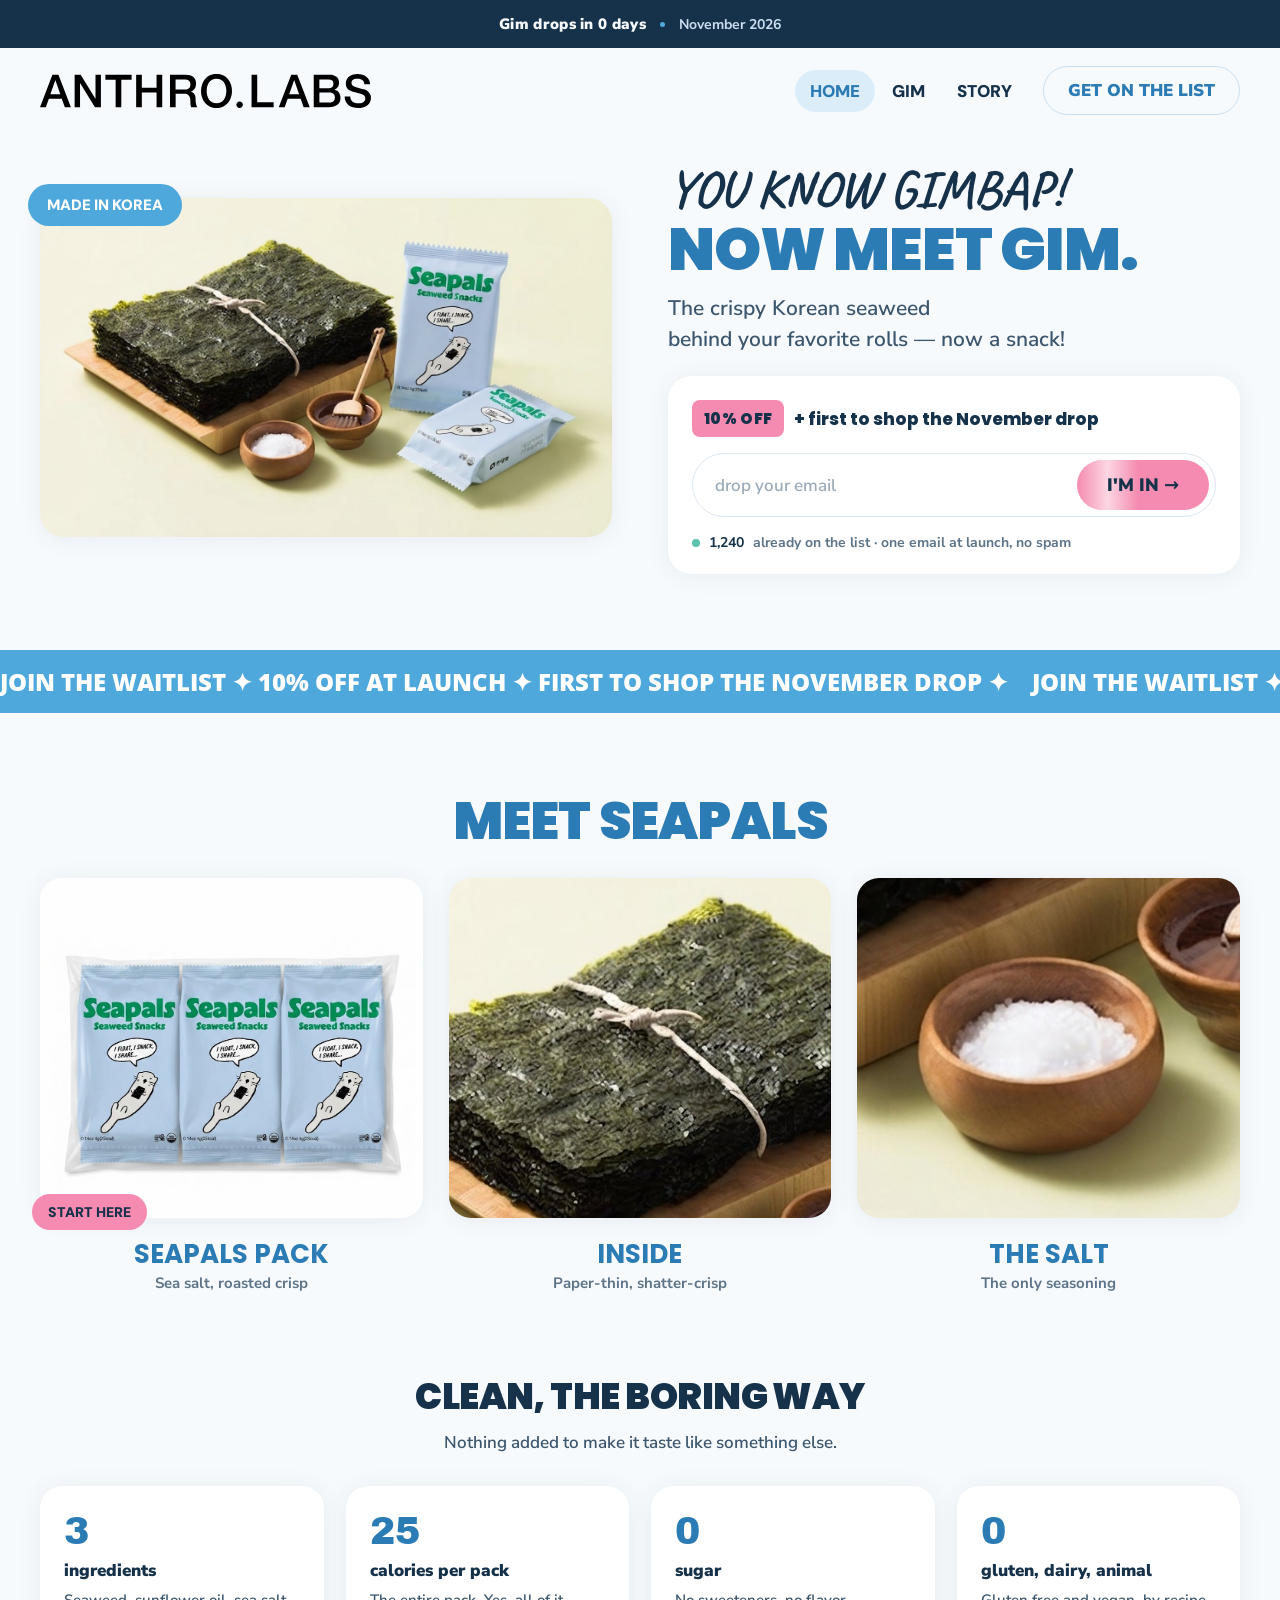
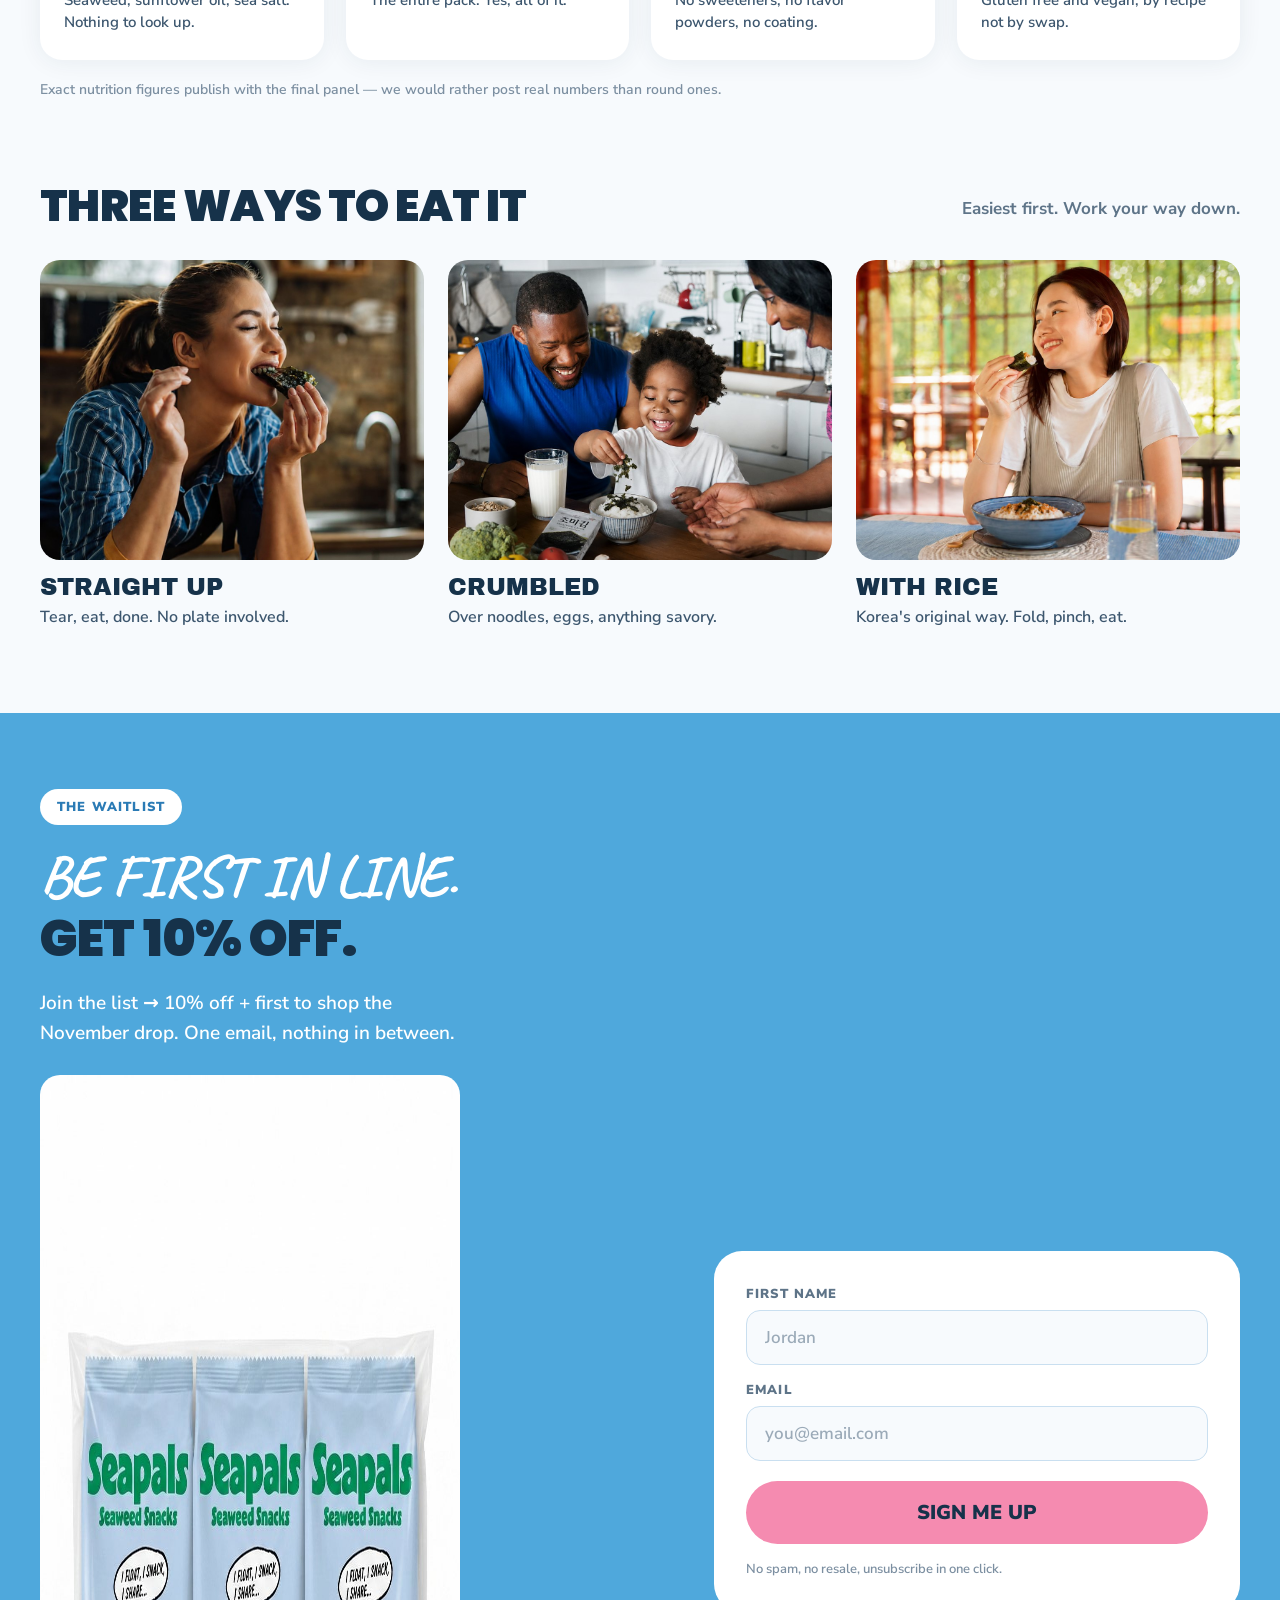
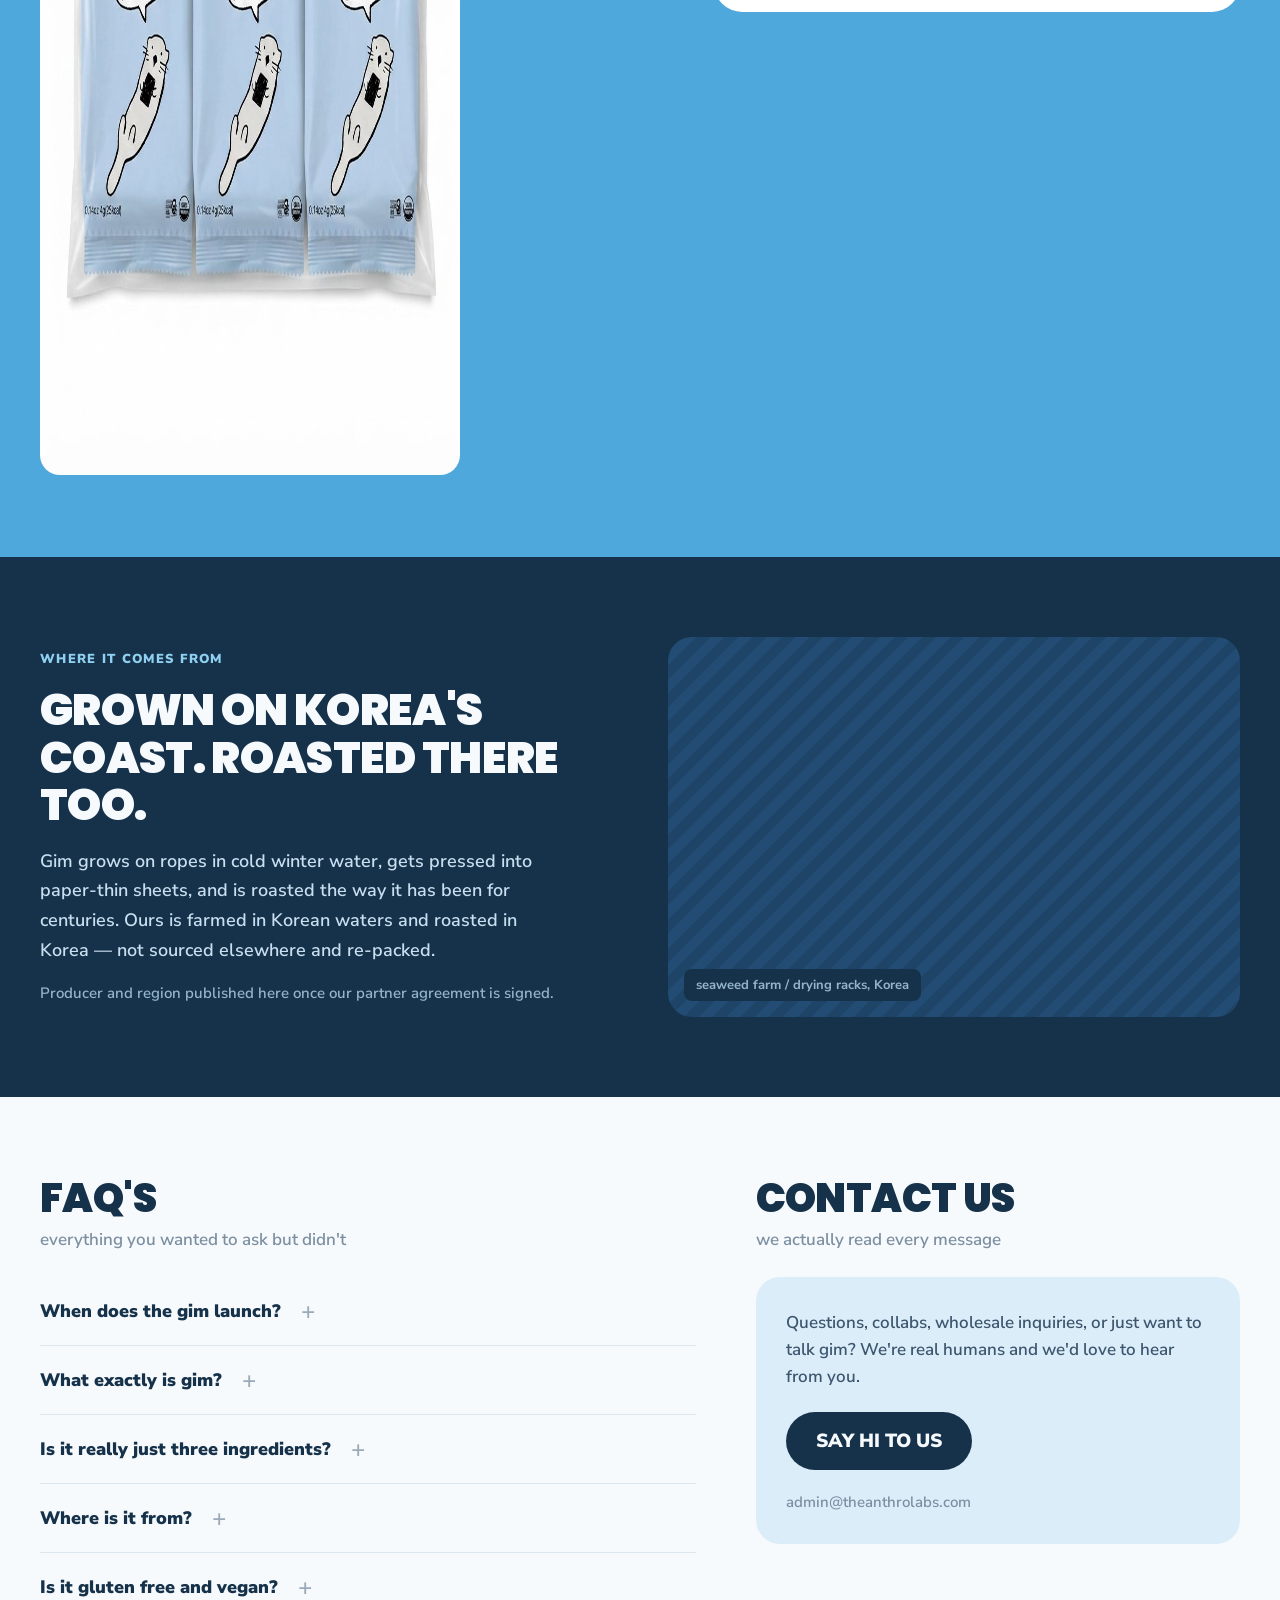
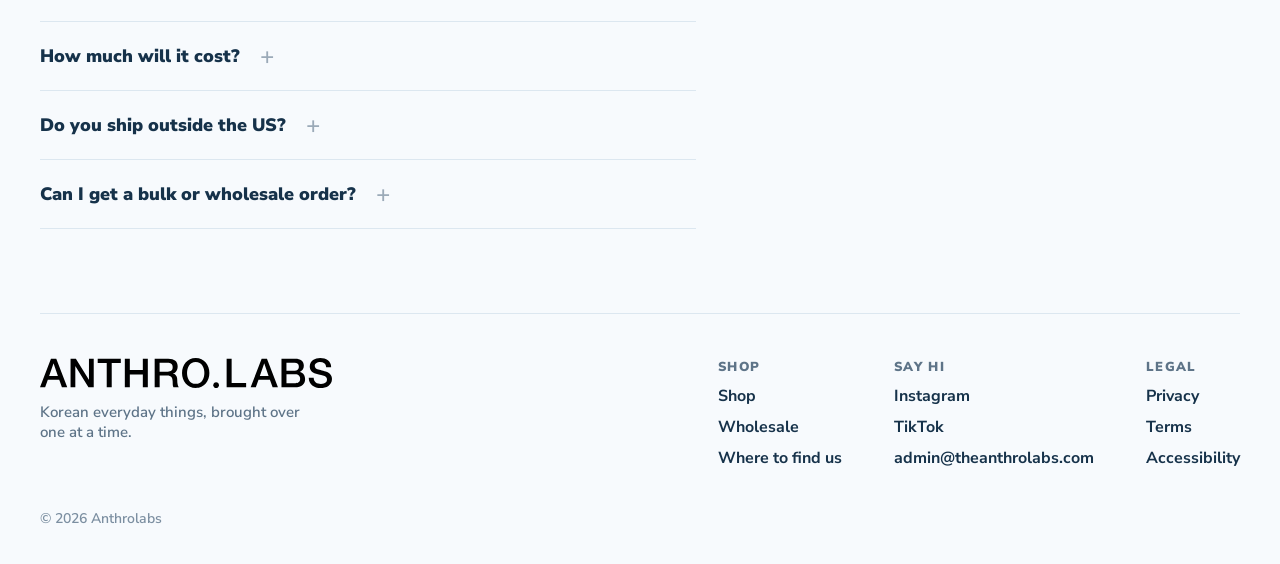
<file: index.html>
<!DOCTYPE html>
<html lang="en">
<head>
  <meta charset="UTF-8" />
  <meta name="viewport" content="width=device-width, initial-scale=1.0" />
  <title>Anthrolabs — You know gimbap. Now meet gim.</title>
  <meta name="description" content="Seapals: real Korean roasted gim, three ingredients, landing in the US November 2026. Join the waitlist for 10% off and first access to the drop." />

  <meta property="og:type" content="website" />
  <meta property="og:title" content="Anthrolabs — You know gimbap. Now meet gim." />
  <meta property="og:description" content="Real Korean roasted gim. Three ingredients. Landing November 2026 — join the waitlist for 10% off." />
  <meta property="og:url" content="https://theanthrolabs.com" />
  <meta property="og:image" content="https://theanthrolabs.com/assets/seapals-ingredients.jpg" />
  <meta name="twitter:card" content="summary_large_image" />

  <link rel="icon" type="image/svg+xml" href="assets/favicon.svg" />
  <link rel="canonical" href="https://theanthrolabs.com" />

  <link rel="preconnect" href="https://fonts.googleapis.com" />
  <link rel="preconnect" href="https://fonts.gstatic.com" crossorigin />
  <link href="https://fonts.googleapis.com/css2?family=Archivo+Black&family=Open+Sans:wght@400;600;700;800&family=Caveat:wght@500;700&family=DM+Sans:wght@400;500;700;900&family=Poppins:wght@400;600;700;800;900&family=Nunito+Sans:ital,opsz,wght@0,6..12,400;0,6..12,600;0,6..12,700;0,6..12,900;1,6..12,700&display=swap" rel="stylesheet" />

  <link rel="stylesheet" href="styles.css" />
</head>
<body>

<!-- ══════════════ ANNOUNCEMENT ══════════════ -->
<div class="announce">
  <span class="announce__main">Gim drops in <span id="days-left">—</span> days</span>
  <span class="announce__dot" aria-hidden="true"></span>
  <span class="announce__sub">November 2026</span>
</div>

<!-- ══════════════ TOP NAV ══════════════ -->
<header class="topbar">
  <a href="#top" class="topbar__logo" data-page-link="home" aria-label="Anthrolabs home">
    <img src="assets/anthrolabs-logo.svg" alt="Anthrolabs" width="5001" height="513" />
  </a>
  <nav class="topbar__nav" aria-label="Primary">
    <button type="button" class="navlink" data-page-link="home">HOME</button>
    <button type="button" class="navlink" data-page-link="gim">GIM</button>
    <button type="button" class="navlink" data-page-link="story">STORY</button>
    <a href="#waitlist" class="navcta">GET ON THE LIST</a>
  </nav>
</header>

<!-- ══════════════ STICKY BAR ══════════════ -->
<div class="stickybar" id="stickybar" hidden>
  <div class="stickybar__left">
    <img src="assets/anthrolabs-logo.svg" alt="Anthrolabs" class="stickybar__logo" width="5001" height="513" />
    <span class="stickybar__copy"><em>10% off</em> + first to shop the November drop</span>
  </div>
  <form class="pill-form" data-waitlist-inline>
    <label class="sr-only" for="sticky-email">Email address</label>
    <input type="email" id="sticky-email" name="email" required placeholder="drop your email" autocomplete="email" data-email-sync />
    <button type="submit">I'M IN →</button>
  </form>
</div>

<main id="top">

<!-- ══════════════════════════════════════════ HOME ══════════════════════════════════════════ -->
<div class="page" data-page="home">

  <section class="hero">
    <div class="hero__media">
      <img src="assets/seapals-ingredients.jpg" alt="Roasted gim sheets, sea salt and sunflower oil beside two Seapals packs" class="hero__img" width="1344" height="796" fetchpriority="high" />
      <span class="floatchip floatchip--sky hero__chip">MADE IN KOREA</span>
    </div>

    <div class="hero__body">
      <div class="hero__headline">
        <h1>
          <span class="hero__script">YOU KNOW GIMBAP!</span>
          <span class="hero__punch">NOW MEET GIM.</span>
        </h1>
        <p class="hero__sub">The crispy Korean seaweed<br />behind your favorite rolls — now a snack!</p>
      </div>

      <!-- form state -->
      <div class="card signup" data-when="idle">
        <div class="signup__badges">
          <span class="tag tag--pink">10% OFF</span>
          <span class="signup__badgetext">+ first to shop the November drop</span>
        </div>
        <form class="pill-form pill-form--lg" data-waitlist-inline>
          <label class="sr-only" for="hero-email">Email address</label>
          <input type="email" id="hero-email" name="email" required placeholder="drop your email" autocomplete="email" data-email-sync />
          <button type="submit" class="btn-sheen"><span class="sheen" aria-hidden="true"></span><span>I'M IN →</span></button>
        </form>
        <p class="signup__note">
          <span class="dot dot--mint" aria-hidden="true"></span>
          <strong id="list-count">1,240</strong> already on the list · one email at launch, no spam
        </p>
      </div>

      <!-- success state -->
      <div class="card success" data-when="done" hidden>
        <div class="success__head">
          <div class="flakes" aria-hidden="true">
            <span style="--fx:-86px; --fy:-62px; --fr:220deg;  background:#16324A; width:9px;  height:5px; animation-delay:40ms;  animation-duration:900ms;"></span>
            <span style="--fx:-38px; --fy:-84px; --fr:-160deg; background:#2B7BB5; width:8px;  height:5px; animation-delay:10ms;  animation-duration:980ms;"></span>
            <span style="--fx:24px;  --fy:-92px; --fr:180deg;  background:#16324A; width:10px; height:6px; animation-delay:70ms;  animation-duration:940ms;"></span>
            <span style="--fx:74px;  --fy:-70px; --fr:-200deg; background:#5AC2AD; width:8px;  height:4px; animation-delay:30ms;  animation-duration:1020ms;"></span>
            <span style="--fx:112px; --fy:-30px; --fr:150deg;  background:#F58BB0; width:9px;  height:5px; animation-delay:90ms;  animation-duration:900ms;"></span>
            <span style="--fx:-108px;--fy:-18px; --fr:-130deg; background:#2B7BB5; width:7px;  height:4px; animation-delay:60ms;  animation-duration:1060ms;"></span>
            <span style="--fx:-62px; --fy:26px;  --fr:240deg;  background:#16324A; width:10px; height:5px; animation-delay:110ms; animation-duration:1000ms;"></span>
            <span style="--fx:56px;  --fy:34px;  --fr:-190deg; background:#5AC2AD; width:8px;  height:5px; animation-delay:130ms; animation-duration:960ms;"></span>
            <span style="--fx:0px;   --fy:44px;  --fr:170deg;  background:#F58BB0; width:9px;  height:4px; animation-delay:100ms; animation-duration:1040ms;"></span>
          </div>
          <div class="success__title">
            <span class="check">✓</span>
            <span class="display display--28">You're in<span data-greet></span>!</span>
          </div>
          <p class="success__pos">You're <strong>#<span id="queue-pos">1,241</span></strong> in line. 10% off is locked in.</p>
        </div>

        <div class="rule"></div>

        <div class="success__referral">
          <p class="referral__hook">I float, I snack,<em> I share…</em></p>
          <p class="referral__body">Every friend who joins moves you up 10 spots. Three friends and your first pack is on us.</p>
          <div class="pill-form pill-form--static">
            <span class="referral__link" data-referral-text>theanthrolabs.com/gim?ref=you</span>
            <button type="button" data-copy-link>Copy</button>
          </div>
          <div class="referral__share">
            <a href="#" target="_blank" rel="noopener" data-share="x">Share on X</a>
            <a href="#" target="_blank" rel="noopener" data-share="whatsapp">WhatsApp</a>
            <a href="#" data-share="sms">Text a friend</a>
          </div>
        </div>
      </div>
    </div>
  </section>

  <div class="marquee marquee--sky">
    <div class="marquee__track">
      <span>JOIN THE WAITLIST ✦ 10% OFF AT LAUNCH ✦ FIRST TO SHOP THE NOVEMBER DROP ✦</span>
      <span>JOIN THE WAITLIST ✦ 10% OFF AT LAUNCH ✦ FIRST TO SHOP THE NOVEMBER DROP ✦</span>
    </div>
  </div>

  <section class="meet">
    <h2 class="meet__title">MEET SEAPALS</h2>
    <div class="meet__grid">
      <figure class="meetcard">
        <div class="meetcard__frame meetcard__frame--pack">
          <img src="assets/seapals-pack.jpg" alt="Seapals pack front" width="1000" height="1000" loading="lazy" />
          <span class="floatchip floatchip--pink meetcard__chip">START HERE</span>
        </div>
        <figcaption>
          <span class="meetcard__name">SEAPALS PACK</span>
          <span class="meetcard__desc">Sea salt, roasted crisp</span>
        </figcaption>
      </figure>
      <figure class="meetcard">
        <img src="assets/gim-stack.jpg" alt="A tied stack of paper-thin roasted gim sheets" class="meetcard__img" width="1100" height="665" loading="lazy" />
        <figcaption>
          <span class="meetcard__name">INSIDE</span>
          <span class="meetcard__desc">Paper-thin, shatter-crisp</span>
        </figcaption>
      </figure>
      <figure class="meetcard">
        <img src="assets/sea-salt.jpg" alt="Coarse sea salt in a wooden bowl" class="meetcard__img" width="900" height="900" loading="lazy" />
        <figcaption>
          <span class="meetcard__name">THE SALT</span>
          <span class="meetcard__desc">The only seasoning</span>
        </figcaption>
      </figure>
    </div>
  </section>

  <section class="clean">
    <header class="clean__head">
      <h2>CLEAN, THE BORING WAY</h2>
      <p>Nothing added to make it taste like something else.</p>
    </header>
    <div class="clean__grid">
      <div class="statcard">
        <span class="statcard__num">3</span>
        <span class="statcard__label">ingredients</span>
        <span class="statcard__desc">Seaweed, sunflower oil, sea salt. Nothing to look up.</span>
      </div>
      <div class="statcard">
        <span class="statcard__num">25</span>
        <span class="statcard__label">calories per pack</span>
        <span class="statcard__desc">The entire pack. Yes, all of it.</span>
      </div>
      <div class="statcard">
        <span class="statcard__num">0</span>
        <span class="statcard__label">sugar</span>
        <span class="statcard__desc">No sweeteners, no flavor powders, no coating.</span>
      </div>
      <div class="statcard">
        <span class="statcard__num">0</span>
        <span class="statcard__label">gluten, dairy, animal</span>
        <span class="statcard__desc">Gluten free and vegan, by recipe not by swap.</span>
      </div>
    </div>
    <p class="clean__fine">Exact nutrition figures publish with the final panel — we would rather post real numbers than round ones.</p>
  </section>

  <section class="ways">
    <header class="ways__head">
      <h2>THREE WAYS TO EAT IT</h2>
      <span>Easiest first. Work your way down.</span>
    </header>
    <div class="ways__grid">
      <article class="way">
        <img src="assets/gim-eating.jpg" alt="Eating a sheet of roasted gim by hand" style="object-position:50% 28%;" width="1000" height="1502" loading="lazy" />
        <h3>STRAIGHT UP</h3>
        <p>Tear, eat, done. No plate involved.</p>
      </article>
      <article class="way">
        <img src="assets/gim-crumbled.jpg" alt="Crumbling roasted gim over a bowl of rice" style="object-position:60% 62%;" width="1300" height="837" loading="lazy" />
        <h3>CRUMBLED</h3>
        <p>Over noodles, eggs, anything savory.</p>
      </article>
      <article class="way">
        <img src="assets/gim-with-rice.jpg" alt="Eating rice wrapped in a sheet of gim" style="object-position:50% 34%;" width="1300" height="865" loading="lazy" />
        <h3>WITH RICE</h3>
        <p>Korea's original way. Fold, pinch, eat.</p>
      </article>
    </div>
  </section>
</div>

<!-- ══════════════════════════════════════════ GIM ══════════════════════════════════════════ -->
<div class="page" data-page="gim" hidden>

  <section class="hero hero--gim">
    <div class="gimframe">
      <img src="assets/gim-dish.jpg" alt="Roasted gim sheets on a white dish" width="740" height="493" loading="lazy" />
      <span class="floatchip floatchip--pink gimframe__chip">SEA SALT</span>
    </div>
    <div class="hero__body">
      <span class="eyebrow eyebrow--pale">SEAPALS · SEAWEED SNACKS</span>
      <h1 class="display display--52">SEA SALT<br /><span class="blue">ROASTED GIM</span></h1>
      <p class="lead">Roasted twice. Salted once. Nothing else.</p>
      <p class="prose">Thin enough to fold over rice, crisp enough to eat on its own. This is the same gim sold in Korean grocery aisles — we did not reformulate it for the American palate.</p>
      <div class="checkrow">
        <span>✓ Real Korean gim</span>
        <span>✓ Nutrient dense</span>
        <span>✓ No sugar</span>
        <span>✓ Gluten free</span>
      </div>

      <div data-when="idle">
        <form class="notify" data-waitlist-inline>
          <label class="sr-only" for="gim-email">Email address</label>
          <input type="email" id="gim-email" name="email" required placeholder="drop your email" autocomplete="email" data-email-sync />
          <button type="submit">NOTIFY ME</button>
        </form>
        <p class="notify__fine">Estimated $9–36 depending on size. Final pricing at launch.</p>
      </div>
      <div class="gimdone" data-when="done" hidden>
        <span class="display display--30">You're in<span data-greet></span>!</span>
        <span class="gimdone__sub">The November email is on its way.</span>
      </div>
    </div>
  </section>

  <div class="marquee marquee--sky">
    <div class="marquee__track marquee__track--26">
      <span>FARMED IN KOREA ✦ ROASTED IN KOREA ✦ PACKED IN KOREA ✦</span>
      <span>FARMED IN KOREA ✦ ROASTED IN KOREA ✦ PACKED IN KOREA ✦</span>
    </div>
  </div>

  <section class="inside">
    <div class="inside__panel">
      <span class="eyebrow eyebrow--onink">WHAT'S INSIDE</span>
      <dl class="inside__list">
        <div><dt>ROASTED GIM</dt><dd>Korean coast</dd></div>
        <div><dt>SUNFLOWER OIL</dt><dd>for the roast</dd></div>
        <div><dt>SEA SALT</dt><dd>the flavor</dd></div>
      </dl>
      <p class="inside__fine">Nutrition and allergen panel goes live with the final spec.</p>
    </div>
    <div class="inside__grid">
      <div class="tile tile--pale"><span>sheets fanned out</span></div>
      <div class="tile tile--pinkpale"><span>folded over rice</span></div>
      <div class="tile tile--grey"><span>pack in a tote bag</span></div>
      <div class="tile tile--sky">
        <span class="display display--28">SHIPS IN NOVEMBER</span>
        <span class="tile__body">One click, two days, done. Link goes live in November.</span>
      </div>
    </div>
  </section>
</div>

<!-- ══════════════════════════════════════════ STORY ══════════════════════════════════════════ -->
<div class="page" data-page="story" hidden>
  <section class="storyhead">
    <span class="eyebrow eyebrow--pale">OUR STORY</span>
    <h1 class="display display--56">WE READ THE LABEL <span class="blue">SO YOU DON'T HAVE TO.</span></h1>
    <p class="prose prose--wide">Anthrolabs is a small house brand. We keep finding Korean everyday things that are quietly better than what's on the shelf here, and we bring them over one at a time. First up: gim.</p>
  </section>
  <div class="storyhero">
    <div class="tile tile--pale tile--tall"><span>founders / sourcing trip photo, full width</span></div>
  </div>
  <section class="storygrid">
    <article class="storycard storycard--white">
      <span class="eyebrow eyebrow--muted">01 / THE RULE</span>
      <span class="display display--28">If we can't explain a line on the label, we don't carry it.</span>
    </article>
    <article class="storycard storycard--pale">
      <span class="eyebrow">02 / SOURCING</span>
      <span class="display display--28">Producers and regions listed here once partners are confirmed.</span>
    </article>
    <article class="storycard storycard--pinkpale">
      <span class="eyebrow eyebrow--rose">03 / WHO WE ARE</span>
      <span class="display display--28">Founder note and photo drop in right here.</span>
    </article>
  </section>
</div>

<!-- ══════════════ WAITLIST (shared) ══════════════ -->
<section class="waitlist" id="waitlist">
  <div class="waitlist__pitch">
    <span class="eyebrow eyebrow--onsky">THE WAITLIST</span>
    <h2 class="waitlist__title">BE FIRST IN LINE.<br /><span>GET 10% OFF.</span></h2>
    <p>Join the list → 10% off + first to shop the November drop. One email, nothing in between.</p>
    <img src="assets/seapals-pack.jpg" alt="Seapals three-pack" class="waitlist__img" width="1000" height="1000" loading="lazy" />
  </div>

  <div class="waitlist__card">
    <!--
      Netlify Forms — auto-detected at deploy from this static markup.
      Submissions land in: Netlify dashboard → Forms → "waitlist".
    -->
    <form class="fullform" data-when="idle"
          name="waitlist" method="POST"
          data-netlify="true" netlify-honeypot="bot-field">
      <input type="hidden" name="form-name" value="waitlist" />
      <p hidden aria-hidden="true">
        <label>Don't fill this out if you're human: <input name="bot-field" /></label>
      </p>
      <label class="field">
        <span class="field__label">FIRST NAME</span>
        <input type="text" name="name" placeholder="Jordan" autocomplete="given-name" data-name-sync />
      </label>
      <label class="field">
        <span class="field__label">EMAIL</span>
        <input type="email" name="email" required placeholder="you@email.com" autocomplete="email" data-email-sync />
      </label>
      <button type="submit" class="fullform__btn">SIGN ME UP</button>
      <span class="fullform__fine">No spam, no resale, unsubscribe in one click.</span>
    </form>

    <div class="fulldone" data-when="done" hidden>
      <span class="tag tag--pale">YOU'RE ON THE LIST</span>
      <span class="display display--40">Nice one<span data-greet></span>!</span>
      <p>We'll email you the second the gim goes live — with your 10% off. Check your inbox for a confirmation.</p>
    </div>

    <p class="formerror" data-form-error role="status" aria-live="polite"></p>
  </div>
</section>

<!-- ══════════════ ORIGIN ══════════════ -->
<section class="origin">
  <div class="origin__text">
    <span class="eyebrow eyebrow--onink">WHERE IT COMES FROM</span>
    <h2>GROWN ON KOREA'S COAST. ROASTED THERE TOO.</h2>
    <p>Gim grows on ropes in cold winter water, gets pressed into paper-thin sheets, and is roasted the way it has been for centuries. Ours is farmed in Korean waters and roasted in Korea — not sourced elsewhere and re-packed.</p>
    <span class="origin__fine">Producer and region published here once our partner agreement is signed.</span>
  </div>
  <div class="origin__media"><span>seaweed farm / drying racks, Korea</span></div>
</section>

<!-- ══════════════ FAQ + CONTACT ══════════════ -->
<section class="tail">
  <div class="tail__faq">
    <h2>FAQ's</h2>
    <span class="tail__sub">everything you wanted to ask but didn't</span>
    <div class="faq">
      <button type="button" class="faq__item" aria-expanded="false">
        <span class="faq__row"><span class="faq__q">When does the gim launch?</span><span class="faq__sign" aria-hidden="true">+</span></span>
        <span class="faq__a">November 2026. The waitlist gets the email the morning it goes live, plus 10% off.</span>
      </button>
      <button type="button" class="faq__item" aria-expanded="false">
        <span class="faq__row"><span class="faq__q">What exactly is gim?</span><span class="faq__sign" aria-hidden="true">+</span></span>
        <span class="faq__a">Gim is Korean roasted seaweed — thin sheets of laver, brushed with oil, roasted crisp and salted. It is an everyday staple in Korea, eaten with rice or straight from the pack.</span>
      </button>
      <button type="button" class="faq__item" aria-expanded="false">
        <span class="faq__row"><span class="faq__q">Is it really just three ingredients?</span><span class="faq__sign" aria-hidden="true">+</span></span>
        <span class="faq__a">Seaweed, sunflower oil and sea salt. No sugar, no sweeteners, no flavor powders.</span>
      </button>
      <button type="button" class="faq__item" aria-expanded="false">
        <span class="faq__row"><span class="faq__q">Where is it from?</span><span class="faq__sign" aria-hidden="true">+</span></span>
        <span class="faq__a">Farmed in Korean coastal waters and roasted in Korea. Producer and region get published once our partner agreement is signed.</span>
      </button>
      <button type="button" class="faq__item" aria-expanded="false">
        <span class="faq__row"><span class="faq__q">Is it gluten free and vegan?</span><span class="faq__sign" aria-hidden="true">+</span></span>
        <span class="faq__a">Yes to both. Final certifications will be printed on the pack and listed here.</span>
      </button>
      <button type="button" class="faq__item" aria-expanded="false">
        <span class="faq__row"><span class="faq__q">How much will it cost?</span><span class="faq__sign" aria-hidden="true">+</span></span>
        <span class="faq__a">Final pricing lands at launch. Waitlist members get 10% off whatever it is.</span>
      </button>
      <button type="button" class="faq__item" aria-expanded="false">
        <span class="faq__row"><span class="faq__q">Do you ship outside the US?</span><span class="faq__sign" aria-hidden="true">+</span></span>
        <span class="faq__a">Not at launch — we are starting in the US. Tell us where you are and we will factor it in.</span>
      </button>
      <button type="button" class="faq__item" aria-expanded="false">
        <span class="faq__row"><span class="faq__q">Can I get a bulk or wholesale order?</span><span class="faq__sign" aria-hidden="true">+</span></span>
        <span class="faq__a">Yes. Email admin@theanthrolabs.com with your store or volume and we will get back to you.</span>
      </button>
    </div>
  </div>

  <div class="tail__contact">
    <h2>Contact Us</h2>
    <span class="tail__sub">we actually read every message</span>
    <div class="contactcard">
      <p>Questions, collabs, wholesale inquiries, or just want to talk gim? We're real humans and we'd love to hear from you.</p>
      <a href="mailto:admin@theanthrolabs.com" class="contactcard__btn">SAY HI TO US</a>
      <span class="contactcard__mail">admin@theanthrolabs.com</span>
    </div>
  </div>
</section>

</main>

<!-- ══════════════ FOOTER ══════════════ -->
<footer class="footer">
  <div class="footer__brand">
    <img src="assets/anthrolabs-logo.svg" alt="Anthrolabs" width="5001" height="513" />
    <span>Korean everyday things, brought over one at a time.</span>
  </div>
  <div class="footer__cols">
    <div class="footer__col">
      <span class="footer__head">SHOP</span>
      <a href="#waitlist">Shop</a>
      <a href="mailto:admin@theanthrolabs.com?subject=Wholesale%20inquiry">Wholesale</a>
      <a href="#waitlist">Where to find us</a>
    </div>
    <div class="footer__col">
      <span class="footer__head">SAY HI</span>
      <a href="#" rel="noopener">Instagram</a>
      <a href="#" rel="noopener">TikTok</a>
      <a href="mailto:admin@theanthrolabs.com">admin@theanthrolabs.com</a>
    </div>
    <div class="footer__col">
      <span class="footer__head">LEGAL</span>
      <a href="#">Privacy</a>
      <a href="#">Terms</a>
      <a href="#">Accessibility</a>
    </div>
  </div>
</footer>
<div class="copyright">© <span id="year">2026</span> Anthrolabs</div>

<script src="script.js"></script>
</body>
</html>
</file>
<file: styles.css>
/* ═══════════════════════════════════════════════════════════
   Anthrolabs — Seapals landing
   Design tokens lifted from the Claude Design source.
   ═══════════════════════════════════════════════════════════ */

:root {
  --bg:        #F7FAFD;
  --ink:       #16324A;
  --blue:      #2B7BB5;
  --sky:       #4FA8DC;
  --pale:      #DCEDFA;
  --pinkpale:  #F6DCE6;
  --line:      #DCE7F0;
  --line2:     #C9DFF0;
  --pink:      #F58BB0;
  --rose:      #C0577F;
  --mint:      #5AC2AD;
  --body:      #3C566E;
  --muted:     #5E7488;
  --faint:     #7C8FA1;
  --ghost:     #9BAAB8;
  --onink:     #8FCFEF;
  --onink2:    #93B4CC;

  --shadow:    0 2px 24px rgba(22, 50, 74, 0.07);
  --gutter:    40px;

  --f-body:    'Nunito Sans', system-ui, -apple-system, sans-serif;
  --f-display: 'Archivo Black', 'Poppins', sans-serif;
  --f-poppins: 'Poppins', sans-serif;
  --f-dm:      'DM Sans', sans-serif;
  --f-caveat:  'Caveat', cursive;
  --f-open:    'Open Sans', sans-serif;
}

* { box-sizing: border-box; }

html { scroll-behavior: smooth; }

body {
  margin: 0;
  background: var(--bg);
  color: var(--ink);
  font-family: var(--f-body);
  overflow-x: hidden;
  -webkit-font-smoothing: antialiased;
}

a { color: var(--ink); text-decoration: none; }
a:hover { color: var(--blue); }

img { max-width: 100%; }

input, button, textarea { font: inherit; color: inherit; }
input::placeholder { color: var(--ghost); }
:where(input, button, a, [tabindex]):focus-visible {
  outline: 3px solid var(--sky);
  outline-offset: 2px;
}

.sr-only {
  position: absolute; width: 1px; height: 1px;
  padding: 0; margin: -1px; overflow: hidden;
  clip: rect(0 0 0 0); white-space: nowrap; border: 0;
}

[hidden] { display: none !important; }

/* ── shared type ─────────────────────────────────────────── */

.display {
  font-family: var(--f-display);
  text-transform: uppercase;
  line-height: 1.08;
  letter-spacing: -0.015em;
  display: block;
}
.display--28 { font-size: clamp(21px, 2.1vw, 28px); line-height: 1.15; }
.display--30 { font-size: clamp(23px, 2.4vw, 30px); }
.display--40 { font-size: clamp(29px, 3.4vw, 40px); }
.display--52 { font-size: clamp(34px, 4.4vw, 52px); line-height: 1.06; }
.display--56 { font-size: clamp(34px, 4.8vw, 56px); line-height: 1.06; }

.blue { color: var(--blue); }

.eyebrow {
  align-self: flex-start;
  padding: 9px 17px;
  border-radius: 999px;
  background: var(--pale);
  color: var(--blue);
  font-weight: 900;
  font-size: 13px;
  letter-spacing: 0.09em;
}
.eyebrow--onink { background: none; padding: 0; color: var(--onink); letter-spacing: 0.1em; }
.eyebrow--onsky { background: #fff; color: var(--blue); }
.eyebrow--muted { background: none; padding: 0; color: var(--muted); letter-spacing: 0.1em; }
.eyebrow--rose  { background: none; padding: 0; color: var(--rose); letter-spacing: 0.1em; }
.storycard .eyebrow { background: none; padding: 0; }

.lead  { margin: 0; font-size: clamp(17px, 1.7vw, 20px); font-weight: 700; color: var(--muted); }
.prose {
  margin: 0;
  font-size: clamp(16px, 1.6vw, 19px);
  font-weight: 600;
  line-height: 1.65;
  max-width: 42ch;
  color: var(--body);
  text-wrap: pretty;
}
.prose--wide { max-width: 58ch; font-size: clamp(17px, 1.7vw, 20px); }

.rule { height: 1.5px; background: #EDF3F9; }

.tag {
  padding: 7px 12px;
  border-radius: 8px;
  font-weight: 900;
  font-size: 15px;
  letter-spacing: 0.02em;
  font-family: var(--f-poppins);
  align-self: flex-start;
}
.tag--pink { background: var(--pink); color: var(--ink); }
.tag--pale {
  background: var(--pale); color: var(--blue);
  font-size: 13px; letter-spacing: 0.08em;
  border-radius: 999px; padding: 8px 16px;
}

.dot { width: 8px; height: 8px; border-radius: 50%; flex: none; display: inline-block; }
.dot--mint { background: var(--mint); }

.card {
  background: #fff;
  border-radius: 24px;
  box-shadow: var(--shadow);
}

/* ── animations ──────────────────────────────────────────── */

@keyframes am-scroll { from { transform: translateX(0); } to { transform: translateX(-50%); } }
@keyframes am-sheen {
  0%   { transform: translateX(-130%) skewX(-18deg); }
  22%  { transform: translateX(230%)  skewX(-18deg); }
  100% { transform: translateX(230%)  skewX(-18deg); }
}
@keyframes am-flake {
  0%   { opacity: 0; transform: translate(0, 0) rotate(0deg) scale(0.4); }
  12%  { opacity: 1; }
  100% { opacity: 0; transform: translate(var(--fx), var(--fy)) rotate(var(--fr)) scale(1); }
}
@keyframes am-checkin {
  0%   { transform: scale(0.6);  opacity: 0; }
  55%  { transform: scale(1.12); opacity: 1; }
  100% { transform: scale(1);    opacity: 1; }
}
@keyframes am-float {
  0%, 100% { transform: rotate(-7deg) translateY(0); }
  50%      { transform: rotate(-7deg) translateY(-9px); }
}

.floatchip {
  position: absolute;
  padding: 11px 19px;
  border-radius: 999px;
  font-weight: 900;
  font-size: 15px;
  font-family: var(--f-dm);
  animation: am-float 6s ease-in-out infinite;
  white-space: nowrap;
  z-index: 2;
}
.floatchip--sky  { background: var(--sky);  color: #fff; }
.floatchip--pink { background: var(--pink); color: var(--ink); }

/* ── announcement bar ────────────────────────────────────── */

.announce {
  background: var(--ink);
  color: var(--bg);
  padding: 14px var(--gutter);
  display: flex;
  align-items: center;
  justify-content: center;
  gap: 14px;
  flex-wrap: wrap;
}
.announce__main { font-weight: 900; font-size: 15px; letter-spacing: 0.02em; }
.announce__dot  { width: 5px; height: 5px; border-radius: 50%; background: var(--sky); }
.announce__sub  { font-weight: 700; font-size: 14px; color: var(--line2); }

/* ── top nav ─────────────────────────────────────────────── */

.topbar {
  position: sticky;
  top: 0;
  z-index: 30;
  background: var(--bg);
  padding: 18px var(--gutter);
  display: flex;
  align-items: center;
  justify-content: space-between;
  gap: 24px;
}
.topbar__logo img { height: 34px; width: auto; display: block; color: var(--mint); }
.topbar__nav { display: flex; align-items: center; gap: 2px; }

.navlink {
  background: none;
  border: 0;
  cursor: pointer;
  padding: 10px 15px;
  border-radius: 999px;
  font-weight: 900;
  font-size: 17px;
  font-family: var(--f-dm);
  color: var(--ink);
  transition: background 140ms ease;
}
.navlink:hover { background: var(--pale); }
.navlink[aria-current="page"] { background: var(--pale); color: var(--blue); }

.navcta {
  margin-left: 14px;
  padding: 12px 24px;
  border-radius: 999px;
  border: 1.5px solid var(--line2);
  color: var(--blue);
  font-weight: 900;
  font-size: 17px;
  transition: background 140ms ease, color 140ms ease;
}
.navcta:hover { background: var(--pale); color: var(--ink); }

/* ── sticky email bar ────────────────────────────────────── */

.stickybar {
  position: fixed;
  inset: 0 0 auto 0;
  z-index: 60;
  background: #fff;
  box-shadow: 0 2px 18px rgba(22, 50, 74, 0.12);
  padding: 12px var(--gutter);
  display: flex;
  align-items: center;
  justify-content: space-between;
  gap: 24px;
}
.stickybar__left { display: flex; align-items: center; gap: 24px; min-width: 0; }
.stickybar__logo { height: 20px; width: auto; display: block; flex: none; color: var(--mint); }
.stickybar__copy {
  font-size: 15px; font-weight: 800; color: var(--ink);
  white-space: nowrap; overflow: hidden; text-overflow: ellipsis;
}
.stickybar__copy em { color: var(--rose); font-style: normal; }
.stickybar .pill-form { flex: none; width: 420px; max-width: 46vw; }

/* ── pill form (email + button) ──────────────────────────── */

.pill-form {
  display: flex;
  align-items: center;
  gap: 8px;
  padding: 5px;
  border: 1.5px solid var(--line);
  border-radius: 999px;
  background: #fff;
}
.pill-form input {
  flex: 1;
  min-width: 0;
  height: 42px;
  padding: 0 14px;
  border: 0;
  background: transparent;
  font-size: 16px;
  font-weight: 600;
}
.pill-form button {
  position: relative;
  overflow: hidden;
  height: 42px;
  padding: 0 26px;
  border: 0;
  border-radius: 999px;
  background: var(--pink);
  color: var(--ink);
  font-weight: 900;
  font-size: 16px;
  cursor: pointer;
  white-space: nowrap;
  transition: transform 140ms cubic-bezier(.34, 1.56, .64, 1), box-shadow 160ms ease, background 160ms ease;
}
.pill-form button:hover  { transform: translateY(-2px); box-shadow: 0 8px 18px rgba(245, 139, 176, 0.45); }
.pill-form button:active { transform: scale(0.96); }
.pill-form button[disabled] { opacity: 0.6; cursor: progress; transform: none; box-shadow: none; }

.pill-form--lg { padding: 6px; }
.pill-form--lg input  { height: 50px; padding: 0 16px; font-size: 17px; }
.pill-form--lg button { height: 50px; padding: 0 30px; font-size: 18px; }

.pill-form--static { background: var(--bg); padding: 6px; }
.pill-form--static button { height: 44px; padding: 0 24px; }
.pill-form--static button:hover { background: var(--ink); color: #fff; transform: none; box-shadow: none; }

.sheen {
  position: absolute;
  top: 0; left: 0;
  width: 46%; height: 100%;
  background: linear-gradient(90deg, rgba(255,255,255,0) 0%, rgba(255,255,255,0.65) 50%, rgba(255,255,255,0) 100%);
  animation: am-sheen 4.6s ease-in-out infinite;
  pointer-events: none;
}
.btn-sheen > span:last-child { position: relative; }

/* ── hero ────────────────────────────────────────────────── */

.hero {
  padding: 28px var(--gutter) 76px;
  display: grid;
  grid-template-columns: 1fr 1fr;
  gap: 56px;
  align-items: center;
}
.hero__media { position: relative; }
.hero__img {
  width: 100%;
  height: auto;
  aspect-ratio: 1344 / 796;
  object-fit: cover;
  border-radius: 24px;
  box-shadow: var(--shadow);
  display: block;
}
.hero__chip { top: -14px; left: -12px; }

.hero__body { display: flex; flex-direction: column; gap: 22px; align-items: flex-start; }
.hero__headline { display: flex; flex-direction: column; gap: 12px; }

.hero h1 { margin: 0; display: flex; flex-direction: column; }
.hero__script {
  font-family: var(--f-caveat);
  font-weight: 700;
  font-size: clamp(36px, 4.4vw, 52px);
  line-height: 1.1;
  text-transform: uppercase;
  color: var(--ink);
}
.hero__punch {
  font-family: var(--f-poppins);
  font-weight: 900;
  font-size: clamp(38px, 5vw, 60px);
  line-height: 1.05;
  letter-spacing: -0.02em;
  text-transform: uppercase;
  color: var(--blue);
}
.hero__sub {
  margin: 0;
  font-size: clamp(17px, 1.8vw, 21px);
  font-weight: 600;
  line-height: 1.45;
  color: var(--body);
  max-width: 34ch;
}

.signup { padding: 24px 24px 22px; display: flex; flex-direction: column; gap: 16px; width: 100%; }
.signup__badges { display: flex; align-items: center; gap: 10px; flex-wrap: wrap; }
.signup__badgetext { font-size: 17px; font-weight: 800; font-family: var(--f-poppins); }
.signup__note {
  margin: 0;
  display: flex; align-items: center; gap: 9px;
  font-size: 14px; font-weight: 700; color: var(--muted);
}
.signup__note strong { color: var(--ink); }

/* ── success card ────────────────────────────────────────── */

.success { padding: 28px 26px; display: flex; flex-direction: column; gap: 18px; width: 100%; }
.success__head { position: relative; display: flex; flex-direction: column; gap: 6px; }
.success__title { display: flex; align-items: center; gap: 12px; }
.success__pos { margin: 0; font-size: 16px; font-weight: 600; color: var(--body); }
.success__pos strong { color: var(--ink); }

.check {
  width: 34px; height: 34px; border-radius: 50%;
  background: var(--mint); color: #0E3A33;
  display: flex; align-items: center; justify-content: center;
  font-weight: 900; font-size: 19px; flex: none;
  animation: am-checkin 420ms cubic-bezier(.34, 1.56, .64, 1) both;
}

.flakes { position: absolute; top: 14px; left: 96px; width: 0; height: 0; pointer-events: none; }
.flakes span {
  position: absolute;
  border-radius: 1px;
  animation-name: am-flake;
  animation-timing-function: ease-out;
  animation-fill-mode: both;
}

.success__referral { display: flex; flex-direction: column; gap: 12px; }
.referral__hook { margin: 0; font-size: 17px; font-weight: 900; }
.referral__hook em { color: var(--rose); font-style: normal; }
.referral__body { margin: 0; font-size: 15px; font-weight: 600; line-height: 1.5; color: var(--body); }
.referral__link {
  flex: 1; min-width: 0; padding: 0 16px;
  font-size: 15px; font-weight: 700; color: var(--muted);
  white-space: nowrap; overflow: hidden; text-overflow: ellipsis;
}
.referral__share { display: flex; gap: 9px; flex-wrap: wrap; }
.referral__share a {
  padding: 11px 20px;
  border-radius: 999px;
  border: 1.5px solid var(--line);
  font-size: 15px; font-weight: 800;
  transition: background 140ms ease;
}
.referral__share a:hover { background: var(--pale); color: var(--ink); }

/* ── marquee ─────────────────────────────────────────────── */

.marquee {
  background: var(--sky);
  color: #fff;
  padding: 15px 0;
  overflow: hidden;
  white-space: nowrap;
}
.marquee__track {
  display: inline-flex;
  font-family: var(--f-open);
  font-weight: 800;
  text-transform: uppercase;
  font-size: clamp(17px, 2vw, 24px);
  animation: am-scroll 28s linear infinite;
}
.marquee__track--26 { animation-duration: 26s; font-family: var(--f-display); font-weight: 400; }
.marquee__track span { padding-right: 24px; white-space: nowrap; }

/* ── MEET SEAPALS ────────────────────────────────────────── */

.meet { padding: 80px var(--gutter) 0; }
.meet__title {
  margin: 0 0 30px;
  font-family: var(--f-poppins);
  font-weight: 900;
  text-transform: uppercase;
  font-size: clamp(34px, 4.4vw, 52px);
  line-height: 1.06;
  letter-spacing: -0.015em;
  color: var(--blue);
  text-align: center;
}
.meet__grid {
  display: grid;
  grid-template-columns: repeat(3, 1fr);
  gap: 26px;
  padding-bottom: 84px;
}
.meetcard { margin: 0; display: flex; flex-direction: column; gap: 16px; }
.meetcard__frame {
  border-radius: 22px;
  background: #fff;
  box-shadow: var(--shadow);
  height: 340px;
  position: relative;
  display: flex;
  align-items: center;
  justify-content: center;
}
.meetcard__frame img {
  width: 100%; height: 100%;
  object-fit: cover; object-position: 50% 50%;
  display: block; border-radius: 22px;
}
.meetcard__chip { bottom: -12px; left: -8px; padding: 9px 16px; font-size: 14px; }
.meetcard__img {
  border-radius: 22px;
  box-shadow: var(--shadow);
  height: 340px;
  width: 100%;
  object-fit: cover;
  display: block;
}
.meetcard figcaption {
  text-align: center;
  display: flex; flex-direction: column; gap: 5px;
  padding-top: 6px;
}
.meetcard__name {
  font-family: var(--f-poppins);
  font-weight: 700;
  text-transform: uppercase;
  font-size: clamp(20px, 2.2vw, 26px);
  line-height: 1.08;
  color: var(--blue);
}
.meetcard__desc { font-size: 15px; font-weight: 700; color: var(--muted); }

/* ── CLEAN, THE BORING WAY ───────────────────────────────── */

.clean { padding: 0 var(--gutter) 84px; }
.clean__head {
  display: flex; flex-direction: column; align-items: center;
  gap: 12px; text-align: center; margin-bottom: 30px;
}
.clean__head h2 {
  margin: 0;
  font-family: var(--f-poppins);
  font-weight: 900;
  text-transform: uppercase;
  font-size: clamp(26px, 3.2vw, 36px);
  line-height: 1.1;
  letter-spacing: -0.015em;
  max-width: 26ch;
}
.clean__head p {
  margin: 0;
  font-size: 17px; font-weight: 600; line-height: 1.6;
  max-width: 52ch; color: var(--body); text-wrap: pretty;
}
.clean__grid { display: grid; grid-template-columns: repeat(4, 1fr); gap: 22px; }
.statcard {
  background: #fff;
  border-radius: 22px;
  box-shadow: var(--shadow);
  padding: 26px 24px;
  display: flex; flex-direction: column; gap: 7px;
}
.statcard__num   { font-family: var(--f-display); font-size: 38px; line-height: 1.05; color: var(--blue); }
.statcard__label { font-size: 17px; font-weight: 900; }
.statcard__desc  { font-size: 15px; font-weight: 600; line-height: 1.5; color: var(--body); }
.clean__fine {
  display: block; margin: 20px 0 0;
  font-size: 14px; font-weight: 600; color: var(--faint);
}

/* ── THREE WAYS TO EAT IT ────────────────────────────────── */

.ways { padding: 0 var(--gutter) 84px; }
.ways__head {
  display: flex; align-items: flex-end; justify-content: space-between;
  gap: 20px; margin-bottom: 30px; flex-wrap: wrap;
}
.ways__head h2 {
  margin: 0;
  font-family: var(--f-poppins);
  font-weight: 900;
  text-transform: uppercase;
  font-size: clamp(28px, 3.8vw, 44px);
  line-height: 1.06;
  letter-spacing: -0.015em;
}
.ways__head span { font-size: 17px; font-weight: 700; color: var(--muted); padding-bottom: 10px; }
.ways__grid { display: grid; grid-template-columns: repeat(3, 1fr); gap: 24px; }
.way img {
  height: 300px; width: 100%;
  border-radius: 20px; object-fit: cover;
  display: block; margin-bottom: 14px;
}
.way h3 {
  margin: 0;
  font-family: var(--f-display);
  font-weight: 400;
  text-transform: uppercase;
  font-size: clamp(19px, 2.1vw, 24px);
  line-height: 1.1;
}
.way p { margin: 5px 0 0; font-size: 16px; font-weight: 600; line-height: 1.5; color: var(--body); }

/* ── GIM page ────────────────────────────────────────────── */

.gimframe {
  border-radius: 28px;
  background: var(--pale);
  padding: 34px;
  min-height: 540px;
  display: flex; align-items: center; justify-content: center;
  position: relative;
}
.gimframe img { width: 100%; height: 440px; border-radius: 14px; object-fit: cover; display: block; }
.gimframe__chip { bottom: -14px; left: -10px; }

.checkrow { display: flex; flex-wrap: wrap; gap: 9px; }
.checkrow span {
  padding: 9px 15px;
  border-radius: 999px;
  background: #fff;
  border: 1.5px solid var(--line2);
  font-size: 14px; font-weight: 700; color: var(--blue);
}

.notify { display: flex; gap: 12px; padding-top: 6px; }
.notify input {
  flex: 1; min-width: 0;
  padding: 19px 22px;
  border: 1.5px solid var(--line2);
  border-radius: 999px;
  background: #fff;
  font-size: 17px; font-weight: 600;
}
.notify button {
  padding: 19px 32px;
  border: 0; border-radius: 999px;
  background: var(--pink); color: var(--ink);
  font-weight: 900; font-size: 19px;
  cursor: pointer; white-space: nowrap;
  transition: background 140ms ease, color 140ms ease;
}
.notify button:hover { background: var(--ink); color: #fff; }
.notify button[disabled] { opacity: 0.6; cursor: progress; }
.notify__fine { margin: 11px 0 0; font-size: 15px; font-weight: 600; color: var(--muted); }

.gimdone {
  padding: 22px 26px;
  border-radius: 22px;
  background: var(--pale);
  display: flex; flex-direction: column; gap: 6px;
}
.gimdone__sub { font-size: 16px; font-weight: 600; color: var(--body); }

.inside {
  padding: 70px var(--gutter);
  display: grid;
  grid-template-columns: 0.85fr 1.15fr;
  gap: 32px;
  align-items: start;
}
.inside__panel {
  background: var(--ink);
  color: var(--bg);
  border-radius: 26px;
  padding: 36px 32px;
  display: flex; flex-direction: column; gap: 18px;
}
.inside__list { margin: 0; display: flex; flex-direction: column; }
.inside__list > div {
  display: flex; justify-content: space-between; align-items: baseline;
  padding: 15px 0;
  border-bottom: 1.5px solid #2A4A66;
  gap: 16px;
}
.inside__list > div:last-child { border-bottom: 0; }
.inside__list dt {
  font-family: var(--f-display);
  text-transform: uppercase;
  font-size: clamp(18px, 2vw, 24px);
}
.inside__list dd { margin: 0; font-size: 14px; font-weight: 700; color: var(--onink2); white-space: nowrap; }
.inside__fine { margin: 0; font-size: 15px; font-weight: 600; line-height: 1.55; color: var(--onink2); }

.inside__grid { display: grid; grid-template-columns: 1fr 1fr; gap: 22px; }
.tile {
  height: 240px;
  border-radius: 22px;
  display: flex; align-items: flex-end;
  padding: 14px;
}
.tile > span:not(.display):not(.tile__body) {
  font-size: 13px; font-weight: 700;
  background: #fff; padding: 6px 11px;
  border-radius: 8px; color: var(--muted);
}
.tile--pale     { background: var(--pale); }
.tile--pinkpale { background: var(--pinkpale); }
.tile--grey     { background: #E6EEF7; }
.tile--sky {
  background: var(--sky); color: #fff;
  padding: 26px;
  flex-direction: column; justify-content: center; align-items: flex-start;
  gap: 8px;
}
.tile__body { font-size: 16px; font-weight: 600; line-height: 1.5; }
.tile--tall { height: 380px; border-radius: 28px; padding: 18px; }

/* ── STORY page ──────────────────────────────────────────── */

.storyhead {
  padding: 44px var(--gutter) 66px;
  display: flex; flex-direction: column; gap: 20px; align-items: flex-start;
}
.storyhead h1 { margin: 0; max-width: 26ch; }
.storyhero { padding: 0 var(--gutter) 34px; }
.storygrid {
  padding: 34px var(--gutter) 76px;
  display: grid; grid-template-columns: repeat(3, 1fr); gap: 24px;
}
.storycard {
  border-radius: 24px;
  padding: 30px 28px;
  display: flex; flex-direction: column; gap: 10px;
}
.storycard--white    { background: #fff; border: 1.5px solid var(--line); }
.storycard--pale     { background: var(--pale); }
.storycard--pinkpale { background: var(--pinkpale); }

/* ── WAITLIST ────────────────────────────────────────────── */

.waitlist {
  background: var(--sky);
  color: #fff;
  padding: 76px var(--gutter) 82px;
  display: grid;
  grid-template-columns: 1fr 0.85fr;
  gap: 56px;
  align-items: center;
  scroll-margin-top: 90px;
}
.waitlist__pitch { display: flex; flex-direction: column; gap: 20px; align-items: flex-start; }
.waitlist__title {
  margin: 0;
  font-family: var(--f-caveat);
  font-weight: 700;
  text-transform: uppercase;
  font-size: clamp(40px, 5vw, 58px);
  line-height: 1.06;
  letter-spacing: -0.015em;
}
.waitlist__title span {
  font-family: var(--f-poppins);
  font-weight: 900;
  font-size: clamp(34px, 4.2vw, 50px);
  color: var(--ink);
}
.waitlist__pitch p { margin: 0; font-size: clamp(17px, 1.7vw, 19px); font-weight: 600; line-height: 1.6; max-width: 40ch; }
.waitlist__img { width: 100%; max-width: 420px; border-radius: 20px; display: block; margin-top: 6px; }

.waitlist__card {
  background: #fff;
  color: var(--ink);
  border-radius: 28px;
  padding: 34px 32px;
}
.fullform { display: flex; flex-direction: column; gap: 16px; }
.field { display: flex; flex-direction: column; gap: 7px; }
.field__label { font-weight: 900; font-size: 13px; letter-spacing: 0.08em; color: var(--muted); }
.field input {
  padding: 15px 18px;
  border: 1.5px solid var(--line2);
  border-radius: 14px;
  background: var(--bg);
  font-size: 17px; font-weight: 600;
}
.fullform__btn {
  margin-top: 4px;
  padding: 18px 20px;
  border: 0; border-radius: 999px;
  background: var(--pink); color: var(--ink);
  font-weight: 900; font-size: 20px;
  cursor: pointer;
  transition: background 140ms ease, color 140ms ease;
}
.fullform__btn:hover { background: var(--ink); color: #fff; }
.fullform__btn[disabled] { opacity: 0.6; cursor: progress; }
.fullform__fine { font-size: 13px; font-weight: 600; color: var(--faint); }

.fulldone {
  display: flex; flex-direction: column; gap: 12px;
  align-items: flex-start; padding: 16px 0;
}
.fulldone p { margin: 0; font-size: 18px; font-weight: 600; line-height: 1.5; color: var(--body); }

.formerror { margin: 14px 0 0; font-size: 15px; font-weight: 700; color: var(--rose); }
.formerror:empty { display: none; }

/* ── ORIGIN ──────────────────────────────────────────────── */

.origin {
  background: var(--ink);
  color: var(--bg);
  padding: 80px var(--gutter);
  display: grid;
  grid-template-columns: 1fr 1fr;
  gap: 56px;
  align-items: center;
}
.origin__text { display: flex; flex-direction: column; gap: 18px; align-items: flex-start; }
.origin__text h2 {
  margin: 0;
  font-family: var(--f-poppins);
  font-weight: 900;
  text-transform: uppercase;
  font-size: clamp(28px, 3.8vw, 44px);
  line-height: 1.08;
  letter-spacing: -0.015em;
}
.origin__text p { margin: 0; font-size: 18px; font-weight: 600; line-height: 1.65; max-width: 46ch; color: var(--line2); }
.origin__fine { font-size: 15px; font-weight: 600; color: var(--onink2); }
.origin__media {
  height: 380px;
  border-radius: 24px;
  background: repeating-linear-gradient(135deg, #1E4468 0 10px, #234C74 10px 20px);
  display: flex; align-items: flex-end; padding: 16px;
}
.origin__media span {
  font-size: 13px; font-weight: 700;
  background: var(--ink); color: var(--onink2);
  padding: 7px 12px; border-radius: 8px;
}

/* ── FAQ + CONTACT ───────────────────────────────────────── */

.tail {
  padding: 80px var(--gutter) 84px;
  display: grid;
  grid-template-columns: 1.15fr 0.85fr;
  gap: 60px;
  align-items: start;
}
.tail h2 {
  margin: 0;
  font-family: var(--f-poppins);
  font-weight: 900;
  text-transform: uppercase;
  font-size: clamp(28px, 3.4vw, 40px);
  line-height: 1.08;
  letter-spacing: -0.015em;
}
.tail__sub { display: block; margin-top: 8px; font-size: 17px; font-weight: 600; color: var(--faint); }

.faq { display: flex; flex-direction: column; margin-top: 26px; }
.faq__item {
  appearance: none;
  background: none;
  border: 0;
  border-bottom: 1.5px solid var(--line);
  padding: 22px 0;
  text-align: left;
  cursor: pointer;
  display: flex; flex-direction: column; gap: 12px;
  color: inherit;
  font: inherit;
  width: 100%;
}
.faq__row { display: flex; align-items: center; justify-content: space-between; gap: 20px; }
.faq__q { font-size: 18px; font-weight: 900; }
.faq__sign { font-size: 24px; font-weight: 600; color: var(--ghost); line-height: 1; }
.faq__a {
  font-size: 17px; font-weight: 600; line-height: 1.6;
  color: var(--body); max-width: 52ch;
}
.faq__item[aria-expanded="false"] .faq__a { display: none; }

.contactcard {
  margin-top: 26px;
  background: var(--pale);
  border-radius: 24px;
  padding: 32px 30px;
  display: flex; flex-direction: column; gap: 22px; align-items: flex-start;
}
.contactcard p { margin: 0; font-size: 17px; font-weight: 600; line-height: 1.6; color: var(--body); }
.contactcard__btn {
  padding: 16px 30px;
  border-radius: 999px;
  background: var(--ink);
  color: var(--bg);
  font-weight: 900; font-size: 19px;
  transition: background 140ms ease;
}
.contactcard__btn:hover { background: var(--sky); color: #fff; }
.contactcard__mail { font-size: 15px; font-weight: 600; color: var(--faint); }

/* ── footer ──────────────────────────────────────────────── */

.footer {
  margin: 0 var(--gutter);
  padding: 44px 0 40px;
  border-top: 1.5px solid var(--line);
  display: flex; align-items: flex-start; justify-content: space-between;
  gap: 40px; flex-wrap: wrap;
}
.footer__brand { display: flex; flex-direction: column; gap: 14px; }
.footer__brand img { height: 30px; width: auto; align-self: flex-start; display: block; color: var(--mint); }
.footer__brand span { font-size: 15px; font-weight: 600; color: var(--muted); max-width: 32ch; }
.footer__cols { display: flex; gap: 52px; flex-wrap: wrap; }
.footer__col { display: flex; flex-direction: column; gap: 9px; }
.footer__head { font-weight: 900; font-size: 13px; letter-spacing: 0.1em; color: var(--muted); }
.footer__col a { font-size: 16px; font-weight: 700; }

.copyright { padding: 0 var(--gutter) 36px; font-size: 14px; font-weight: 600; color: var(--faint); }

/* ── responsive ──────────────────────────────────────────── */

@media (max-width: 1080px) {
  :root { --gutter: 28px; }
  .clean__grid  { grid-template-columns: repeat(2, 1fr); }
  .inside       { grid-template-columns: 1fr; }
  .tail         { grid-template-columns: 1fr; gap: 48px; }
  .stickybar__copy { display: none; }
}

@media (max-width: 860px) {
  :root { --gutter: 20px; }

  .hero, .waitlist, .origin { grid-template-columns: 1fr; gap: 32px; }
  .hero { padding-bottom: 52px; }
  .gimframe { min-height: 0; padding: 20px; }
  .gimframe img { height: 280px; }
  .origin__media { height: 240px; }

  .meet__grid, .ways__grid, .storygrid { grid-template-columns: 1fr; }
  .meetcard__frame, .meetcard__img { height: 260px; }
  .inside__grid { grid-template-columns: 1fr; }
  .tile, .tile--tall { height: 180px; }
  .tile--sky { height: auto; min-height: 180px; }

  .topbar { padding: 14px var(--gutter); gap: 12px; flex-wrap: wrap; }
  .topbar__logo img { height: 24px; }
  .topbar__nav { gap: 0; width: 100%; justify-content: space-between; }
  .navlink { padding: 8px 10px; font-size: 15px; }
  .navcta  { margin-left: 0; padding: 10px 16px; font-size: 14px; }

  .stickybar { padding: 10px var(--gutter); }
  .stickybar .pill-form { width: auto; max-width: none; flex: 1; }
  .stickybar__left { gap: 12px; }

  .waitlist__card { padding: 26px 22px; }
  .flakes { left: 60px; }
  .footer__cols { gap: 32px; }
  .ways__head span { padding-bottom: 0; }
}

@media (max-width: 540px) {
  .notify { flex-direction: column; }
  .notify button { width: 100%; }
  .pill-form { flex-wrap: wrap; border-radius: 20px; }
  .pill-form input { flex-basis: 100%; }
  .pill-form button { width: 100%; }
  .announce { gap: 8px; }
  .referral__share a { flex: 1; text-align: center; }
  .pill-form--static { flex-wrap: nowrap; }
  .pill-form--static button { width: auto; }
  .pill-form--static .referral__link { flex-basis: auto; }
}

@media (prefers-reduced-motion: reduce) {
  *, *::before, *::after {
    animation-duration: 0.001ms !important;
    animation-iteration-count: 1 !important;
    transition-duration: 0.001ms !important;
  }
  html { scroll-behavior: auto; }
}
</file>
